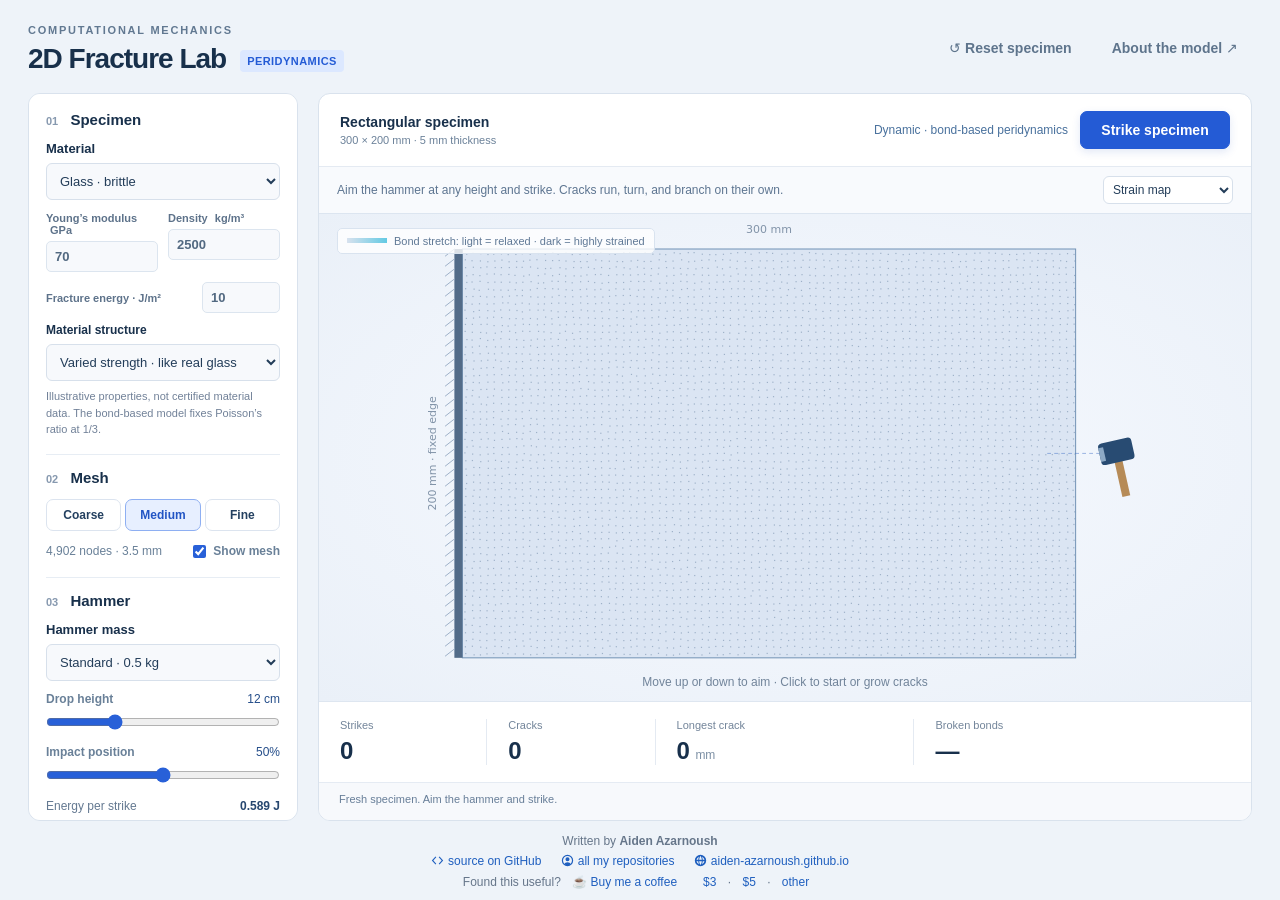
<file: index.html>
<!doctype html>
<html lang="en">
  <head>
    <meta charset="utf-8" />
    <meta name="viewport" content="width=device-width,initial-scale=1" />
    <title>2D Fracture Lab · Aiden Azarnoush</title>
    <meta
      name="description"
      content="An interactive dynamic fracture experiment: strike a clamped plate with a hammer and watch cracks run, turn, and branch; compare meshes and materials."
    />
    <link
      rel="icon"
      href="data:image/svg+xml,%3Csvg xmlns='http://www.w3.org/2000/svg' viewBox='0 0 32 32'%3E%3Crect width='32' height='32' rx='6' fill='%231d4ed8'/%3E%3Cpath d='M24 4L13 14l7 4L8 28' stroke='white' stroke-width='3' fill='none'/%3E%3C/svg%3E"
    />
    <link rel="stylesheet" href="style.css?v=2" />
  </head>
  <body>
    <header>
      <div>
        <span class="eyebrow">COMPUTATIONAL MECHANICS</span>
        <h1>2D Fracture Lab<span class="tag">PERIDYNAMICS</span></h1>
      </div>
      <div class="header-actions">
        <button
          id="settingsButton"
          class="quiet"
          aria-expanded="false"
          aria-controls="settingsPanel"
        >
          Settings</button
        ><button id="reset" class="quiet">↺ Reset specimen</button
        ><button id="methodButton" class="quiet">About the model ↗</button>
      </div>
    </header>
    <main>
      <aside id="settingsPanel">
        <section>
          <h2><span>01</span> Specimen</h2>
          <label for="material">Material</label
          ><select id="material">
            <option value="glass">Glass · brittle</option>
            <option value="ceramic">Ceramic · brittle</option>
            <option value="polymer">Polymer · idealized elastic</option>
            <option value="custom">Custom material</option>
          </select>
          <div class="properties">
            <label
              >Young’s modulus <span>GPa</span
              ><input
                id="young"
                type="number"
                min="0.01"
                max="1000"
                step="0.1"
                value="70"
                disabled /></label
            ><label
              >Density <span>kg/m³</span
              ><input
                id="density"
                type="number"
                min="10"
                max="30000"
                step="10"
                value="2500"
                disabled /></label
            ><label class="wide"
              >Fracture energy · J/m²<input
                id="toughness"
                type="number"
                min="0.1"
                max="100000"
                step="1"
                value="10"
                disabled
            /></label>
          </div>
          <label class="structure-label" for="structure"
            >Material structure</label
          >
          <select id="structure">
            <option value="0.12" selected>
              Varied strength · like real glass
            </option>
            <option value="0.02">Nearly uniform strength</option>
          </select>
          <p class="subtle">
            Illustrative properties, not certified material data. The
            bond-based model fixes Poisson’s ratio at 1/3.
          </p>
        </section>
        <section>
          <h2><span>02</span> Mesh</h2>
          <div class="segments" role="group" aria-label="Mesh density">
            <button data-mesh="coarse">Coarse</button
            ><button data-mesh="medium" class="active" aria-pressed="true">
              Medium</button
            ><button data-mesh="fine">Fine</button>
          </div>
          <div class="row">
            <span id="meshCount">…</span
            ><label class="check"
              ><input id="showMesh" type="checkbox" checked /> Show mesh</label
            >
          </div>
        </section>
        <section>
          <h2><span>03</span> Hammer</h2>
          <label for="hammer">Hammer mass</label
          ><select id="hammer">
            <option value="0.25">Light · 0.25 kg</option>
            <option value="0.5" selected>Standard · 0.5 kg</option>
            <option value="1">Heavy · 1 kg</option>
          </select>
          <div class="row">
            <label for="height">Drop height</label
            ><output id="heightValue">12 cm</output>
          </div>
          <input id="height" type="range" min="1" max="40" value="12" />
          <div class="row">
            <label for="position">Impact position</label
            ><output id="positionValue">50%</output>
          </div>
          <input id="position" type="range" min="8" max="92" value="50" />
          <div class="impact">
            <span>Energy per strike</span><strong id="energy">0.589 J</strong>
          </div>
        </section>
      </aside>
      <div class="workspace">
        <div class="workspace-head">
          <div>
            <strong>Rectangular specimen</strong
            ><span>300 × 200 mm · 5 mm thickness</span>
          </div>
          <div class="toolbar">
            <span class="mode">Dynamic · bond-based peridynamics</span
            ><button id="strike" class="primary">Strike specimen</button>
          </div>
        </div>
        <div class="growth-guide">
          <span id="growthSummary"
            >Aim the hammer at any height and strike. Cracks run, turn, and
            branch on their own.</span
          ><label for="fieldView" class="sr-only">Color map</label
          ><select id="fieldView">
            <option value="stress">Strain map</option>
            <option value="toughness">Strength map</option>
          </select>
        </div>
        <div id="stage">
          <canvas
            id="canvas"
            tabindex="0"
            aria-label="Fracture specimen. Move vertically to aim. Click or press Space to strike; arrow keys adjust impact position."
          ></canvas>
          <div id="stressLegend" hidden></div>
          <div class="canvas-note">
            Move up or down to aim · Click to start or grow cracks
          </div>
          <div id="loading" hidden></div>
        </div>
        <div class="readouts">
          <div><span>Strikes</span><strong id="strikes">0</strong></div>
          <div><span>Cracks</span><strong id="cracks">0</strong></div>
          <div>
            <span>Longest crack</span
            ><strong id="length">0 <small>mm</small></strong>
          </div>
          <div>
            <span>Broken bonds</span
            ><strong id="ratio">—</strong>
          </div>
        </div>
        <div class="status-line">
          <span id="status" role="status" aria-live="polite"
            >Choose a material, aim the hammer, and strike.</span
          ><span id="solveTime"></span>
        </div>
      </div>
    </main>
    <footer>
      Written by <b>Aiden Azarnoush</b><br />
      <a href="https://github.com/aiden-azarnoush/xfem-fracture-lab"
        ><svg viewBox="0 0 16 16" fill="currentColor">
          <path
            d="M5.5 3 1 8l4.5 5 1-1L2.9 8l3.6-4zM10.5 3l-1 1L13.1 8l-3.6 4 1 1L15 8z"
          /></svg
        >source on GitHub</a
      >
      <a href="https://github.com/aiden-azarnoush"
        ><svg viewBox="0 0 16 16" fill="currentColor">
          <path
            d="M8 1a7 7 0 1 0 0 14A7 7 0 0 0 8 1zm0 1.5a5.5 5.5 0 1 1 0 11 5.5 5.5 0 0 1 0-11zM8 4a2.5 2.5 0 1 0 0 5 2.5 2.5 0 0 0 0-5zm0 6c-2 0-3.5 1-3.5 2v.3A5.5 5.5 0 0 0 8 13.5a5.5 5.5 0 0 0 3.5-1.2V12c0-1-1.5-2-3.5-2z"
          /></svg
        >all my repositories</a
      >
      <a href="https://aiden-azarnoush.github.io"
        ><svg viewBox="0 0 16 16" fill="currentColor">
          <path
            d="M8 1a7 7 0 1 0 0 14A7 7 0 0 0 8 1zm4.9 6h-2.1a11 11 0 0 0-.9-3.6A5.5 5.5 0 0 1 12.9 7zM8 2.5c.7.8 1.4 2.3 1.6 4.5H6.4c.2-2.2.9-3.7 1.6-4.5zM3.1 7a5.5 5.5 0 0 1 3-3.6c-.4 1-.7 2.3-.9 3.6H3.1zm0 2h2.1c.2 1.3.5 2.6.9 3.6A5.5 5.5 0 0 1 3.1 9zM8 13.5c-.7-.8-1.4-2.3-1.6-4.5h3.2c-.2 2.2-.9 3.7-1.6 4.5zm1.9-.9c.4-1 .7-2.3.9-3.6h2.1a5.5 5.5 0 0 1-3 3.6z"
          /></svg
        >aiden-azarnoush.github.io</a
      >
      <div>
        Found this useful?
        <a href="https://paypal.me/azarnoush">☕ Buy me a coffee</a> &nbsp;
        <a href="https://paypal.me/azarnoush/3">$3</a> ·
        <a href="https://paypal.me/azarnoush/5">$5</a> ·
        <a href="https://paypal.me/azarnoush">other</a>
      </div>
    </footer>
    <dialog id="method">
      <button
        id="closeMethod"
        class="quiet close"
        aria-label="Close model information"
      >
        ✕</button
      ><span class="eyebrow">MODEL & ASSUMPTIONS</span>
      <h2>A dynamic fracture experiment</h2>
      <p>
        <strong>What you are looking at.</strong> A 300 × 200 mm plate, clamped
        along its left edge, struck by a hammer on its right edge at the height
        you aim at. The hammer head dents the edge inward over a short time,
        with a dent that grows with the impact energy m·g·h, and the cracks
        that follow are computed, not drawn.
      </p>
      <p>
        <strong>What is computed.</strong> The plate is a cloud of nodes, each
        bonded to every neighbour within a horizon of three node spacings
        (bond-based peridynamics). A bond carries a force proportional to its
        stretch and <em>breaks permanently</em> once the stretch exceeds the
        critical value s₀ = √(4πG<sub>c</sub>/(9Eδ)) that follows from the
        fracture energy. Newton’s second law is integrated explicitly in time.
        Broken bonds are the cracks: there is no crack tracking, no growth
        criterion, and no branching rule, so turning, forking, and merging
        happen by themselves.
      </p>
      <p>
        <strong>Why the cracks wander.</strong> Node strengths are scattered
        randomly, as they are in real glass. That scatter decides where a
        running crack turns or forks. Choose “Nearly uniform strength” to see
        how tidy and symmetric the same blow becomes without it, and use the
        Strength map to see the field.
      </p>
      <p>
        <strong>Current limits.</strong> Two-dimensional plane stress with
        Poisson’s ratio fixed at 1/3 by the bond-based formulation; the
        specimen’s free top and bottom edges carry a no-fail zone so reflected
        waves do not chew them up; node positions are jittered so cracks do not
        follow the grid; broken pieces stay in place. It is a teaching model,
        not a validated fracture simulation. The earlier XFEM solver of this
        lab is kept in the repository for reference.
      </p>
      <p>
        <a href="https://doi.org/10.1016/S0022-5096(99)00029-0" target="_blank" rel="noopener">Silling 2000, peridynamics</a>
        ·
        <a href="https://doi.org/10.1007/s10704-010-9442-4" target="_blank" rel="noopener">Ha &amp; Bobaru 2010, dynamic crack branching</a>
      </p>
    </dialog>
    <script src="app.js?v=3"></script>
  </body>
</html>
</file>
<file: style.css>
:root {
  font-family:
    Inter,
    ui-sans-serif,
    -apple-system,
    BlinkMacSystemFont,
    "Segoe UI",
    sans-serif;
  color: #18304b;
  background: #eef3f9;
  font-synthesis: none;
}
* {
  box-sizing: border-box;
}
body {
  margin: 0;
  height: 100dvh;
  display: flex;
  flex-direction: column;
  padding: 20px 28px 8px;
  overflow: hidden;
}
header {
  display: flex;
  justify-content: space-between;
  align-items: center;
  margin-bottom: 18px;
  flex-shrink: 0;
}
.eyebrow {
  font-size: 11px;
  letter-spacing: 0.16em;
  font-weight: 750;
  color: #617891;
}
h1 {
  font-size: 28px;
  letter-spacing: -1px;
  margin: 5px 0 0;
  font-weight: 700;
}
.tag {
  font-size: 11px;
  letter-spacing: 0.04em;
  color: #245bd5;
  background: #dce8ff;
  padding: 5px 7px;
  border-radius: 4px;
  vertical-align: middle;
  margin-left: 14px;
}
button,
select,
input {
  font: inherit;
}
button,
select {
  cursor: pointer;
}
button {
  border: 1px solid #d0dbe8;
  border-radius: 7px;
  padding: 10px 13px;
  background: white;
  color: #244060;
  font-size: 14px;
  font-weight: 600;
}
button:hover {
  background: #e9f0fc;
}
button:disabled {
  cursor: wait;
  opacity: 0.55;
}
button:focus-visible,
select:focus-visible,
input:focus-visible,
canvas:focus-visible {
  outline: 3px solid #75a8ff;
  outline-offset: 3px;
}
main {
  display: grid;
  grid-template-columns: 270px minmax(0, 1fr);
  gap: 20px;
  flex: 1;
  min-height: 0;
}
aside {
  background: #fff;
  border: 1px solid #d9e2ed;
  border-radius: 12px;
  padding: 17px;
  overflow: auto;
  scrollbar-width: thin;
}
section + section {
  border-top: 1px solid #e7edf4;
  margin-top: 16px;
  padding-top: 14px;
}
h2 {
  font-size: 15px;
  margin: 0 0 13px;
}
h2 span {
  font-size: 11px;
  color: #8799af;
  margin-right: 8px;
}
label {
  font-size: 13px;
  display: block;
  font-weight: 550;
}
select {
  width: 100%;
  margin-top: 7px;
  padding: 9px;
  background: #f7f9fc;
  border: 1px solid #d7e0eb;
  color: #233d59;
  border-radius: 6px;
  font-size: 13px;
}
.properties {
  display: grid;
  grid-template-columns: 1fr 1fr;
  gap: 10px;
  margin-top: 12px;
}
.properties label {
  font-size: 11px;
  color: #5d728a;
}
.properties label span {
  float: right;
}
.properties input {
  width: 100%;
  margin-top: 5px;
  border: 1px solid #dce5ef;
  border-radius: 5px;
  padding: 7px 8px;
  font-size: 13px;
  color: #274766;
  background: #f7f9fc;
}
.properties input:disabled {
  opacity: 1;
  color: #526981;
}
.wide {
  grid-column: 1/-1;
}
.subtle {
  font-size: 10px;
  line-height: 1.5;
  color: #718198;
  margin: 7px 0 0;
}
.segments {
  display: flex;
  gap: 4px;
}
.segments button {
  flex: 1;
  font-size: 12px;
  padding: 8px 3px;
  border-color: #dce4ef;
}
.segments .active {
  background: #e7efff;
  border-color: #8eaff2;
  color: #2154c4;
}
.row {
  display: flex;
  align-items: center;
  justify-content: space-between;
  gap: 6px;
  margin-top: 11px;
  font-size: 11px;
  color: #698098;
}
.row label {
  font-size: 12px;
}
.check {
  display: flex;
  align-items: center;
  gap: 4px;
}
input[type="range"] {
  width: 100%;
  accent-color: #2860d8;
  margin: 8px 0 1px;
}
input[type="checkbox"] {
  accent-color: #2860d8;
}
output {
  color: #254e8a;
  font-size: 12px;
}
.impact {
  display: flex;
  justify-content: space-between;
  font-size: 12px;
  margin: 12px 0;
  color: #647991;
}
.impact strong {
  color: #27476f;
}
.primary {
  width: 100%;
  background: #245bd5;
  color: white;
  border-color: #245bd5;
  box-shadow: 0 3px 9px #2355bd22;
}
.primary:hover {
  background: #164bbd;
}
.quiet {
  background: transparent;
  border-color: transparent;
  color: #5e748c;
}
.full {
  width: 100%;
  padding: 8px;
  font-size: 12px;
}
.workspace {
  background: #fff;
  border: 1px solid #d9e2ed;
  border-radius: 12px;
  display: flex;
  flex-direction: column;
  min-height: 0;
  overflow: hidden;
}
.workspace-head {
  display: flex;
  justify-content: space-between;
  align-items: center;
  gap: 15px;
  padding: 17px 21px;
  border-bottom: 1px solid #e4eaf2;
}
.workspace-head strong {
  font-size: 14px;
  display: block;
}
.workspace-head span {
  font-size: 11px;
  color: #6b8199;
  display: block;
  margin-top: 4px;
}
.workspace-head .mode {
  margin: 0;
  color: #49719d;
  white-space: nowrap;
}
#stage {
  position: relative;
  flex: 1;
  min-height: 100px;
  background: radial-gradient(ellipse at 50% 50%, #f7faff, #eaf0f8);
}
canvas {
  display: block;
  width: 100%;
  height: 100%;
  touch-action: none;
}
.canvas-note {
  position: absolute;
  bottom: 16px;
  left: 0;
  right: 0;
  text-align: center;
  font-size: 12px;
  color: #71849a;
  pointer-events: none;
}
#loading {
  position: absolute;
  left: 50%;
  top: 12px;
  transform: translateX(-50%);
  background: #fffef0;
  border: 1px solid #eadc9c;
  color: #7e6422;
  border-radius: 7px;
  padding: 9px 14px;
  font-size: 12px;
  max-width: 90%;
  text-align: center;
}
.readouts {
  display: grid;
  grid-template-columns: 0.65fr 0.65fr 1fr 1.3fr;
  border-top: 1px solid #dee6f0;
  padding: 17px 0;
  background: #fff;
}
.readouts > div {
  padding: 0 21px;
  border-right: 1px solid #e4eaf2;
}
.readouts > div:last-child {
  border: 0;
}
.readouts span {
  display: block;
  font-size: 11px;
  color: #73859a;
  margin-bottom: 6px;
}
.readouts strong {
  font-size: 24px;
  letter-spacing: -0.6px;
  font-weight: 600;
}
.readouts small {
  font-size: 12px;
  letter-spacing: 0;
  font-weight: 400;
  color: #7c8fa4;
}
.status-line {
  padding: 10px 20px;
  background: #f7f9fc;
  border-top: 1px solid #e5ebf3;
  display: flex;
  justify-content: space-between;
  gap: 12px;
  font-size: 11px;
  min-height: 38px;
  color: #677e98;
}
#solveTime {
  white-space: nowrap;
}
footer {
  text-align: center;
  flex-shrink: 0;
  color: #66768a;
  font-size: 11px;
  line-height: 1.7;
  margin-top: 10px;
}
footer a {
  color: #1f5fbf;
  text-decoration: none;
  margin: 0 8px;
  white-space: nowrap;
}
footer a:hover {
  text-decoration: underline;
}
footer svg {
  width: 13px;
  height: 13px;
  vertical-align: -2px;
  margin-right: 4px;
}
dialog {
  border: 1px solid #cfdbec;
  border-radius: 12px;
  max-width: 650px;
  width: 90%;
  padding: 30px;
  color: #26425e;
  box-shadow: 0 20px 100px #102e4d33;
}
dialog::backdrop {
  background: #0b234966;
  backdrop-filter: blur(3px);
}
dialog h2 {
  font-size: 24px;
  margin-top: 10px;
}
dialog p {
  font-size: 14px;
  line-height: 1.7;
}
dialog a {
  color: #235dd1;
}
.close {
  float: right;
  margin-top: -16px;
  margin-right: -18px;
}
@media (max-height: 780px) and (min-width: 760px) {
  body {
    padding-top: 12px;
  }
  header {
    margin-bottom: 10px;
  }
  aside {
    padding: 12px;
  }
  section + section {
    margin-top: 10px;
    padding-top: 10px;
  }
  h2 {
    margin-bottom: 8px;
  }
  .properties {
    margin-top: 8px;
    gap: 6px;
  }
  .properties input {
    padding: 5px;
  }
  .row {
    margin-top: 8px;
  }
  .impact {
    margin: 8px 0;
  }
  footer {
    margin-top: 6px;
  }
  .readouts {
    padding: 12px 0;
  }
}
@media (max-width: 760px) {
  body {
    padding: 10px 10px 5px;
  }
  header {
    margin-bottom: 10px;
  }
  h1 {
    font-size: 21px;
  }
  header .quiet {
    font-size: 11px;
    padding: 6px;
  }
  main {
    grid-template-columns: 190px minmax(0, 1fr);
    gap: 8px;
  }
  aside {
    padding: 10px;
  }
  .workspace-head {
    padding: 12px;
    display: block;
  }
  .workspace-head .mode {
    margin-top: 8px;
    font-size: 10px;
  }
  .workspace-head strong {
    font-size: 12px;
  }
  .readouts {
    grid-template-columns: 1fr 1fr;
    gap: 12px;
    padding: 12px 0;
  }
  .readouts > div {
    padding: 0 10px;
  }
  .readouts strong {
    font-size: 19px;
  }
  .readouts span {
    font-size: 10px;
  }
  .canvas-note {
    font-size: 10px;
    padding: 0 8px;
  }
  .status-line {
    padding: 8px;
    font-size: 10px;
    display: block;
  }
  footer {
    font-size: 9px;
  }
  footer a {
    margin: 0 3px;
  }
  .eyebrow {
    font-size: 9px;
  }
  .tag {
    font-size: 9px;
    margin-left: 7px;
  }
  .properties {
    grid-template-columns: 1fr;
  }
  .wide {
    grid-column: auto;
  }
  .subtle {
    font-size: 10px;
  }
  section + section {
    margin-top: 12px;
    padding-top: 12px;
  }
}
@media (max-width: 460px) {
  main {
    grid-template-columns: 150px minmax(0, 1fr);
  }
  aside {
    padding: 8px;
  }
  .segments {
    gap: 2px;
  }
  .segments button {
    font-size: 10px;
  }
  select {
    font-size: 11px;
  }
  .row {
    flex-wrap: wrap;
  }
  h2 {
    font-size: 13px;
  }
  .workspace-head .mode {
    white-space: normal;
  }
  .workspace-head span {
    font-size: 10px;
  }
  .readouts > div {
    padding: 0 7px;
  }
  .tag {
    display: none;
  }
  footer div {
    font-size: 9px;
  }
}

/* Keep primary actions visible independently of the settings panel. */
.header-actions,
.toolbar {
  display: flex;
  align-items: center;
  gap: 12px;
}
.toolbar .primary {
  width: 150px;
  white-space: nowrap;
}
.properties .wide {
  display: flex;
  align-items: center;
  justify-content: space-between;
  gap: 10px;
}
.properties .wide input {
  width: 78px;
  margin: 0;
}
.properties label span {
  float: none;
  margin-left: 4px;
}
.subtle {
  font-size: 11px;
}
.row {
  font-size: 12px;
}
.workspace-head .mode {
  font-size: 12px;
}
#solveTime {
  font-size: 11px;
}
footer {
  font-size: 12px;
}
.canvas-note {
  bottom: 12px;
}
@media (max-height: 780px) and (min-width: 760px) {
  section + section {
    margin-top: 9px;
    padding-top: 9px;
  }
  .properties {
    margin-top: 8px;
  }
  .properties .wide {
    margin-top: 3px;
  }
  h2 {
    margin-bottom: 7px;
  }
  select {
    padding: 7px;
  }
  .impact {
    margin-bottom: 0;
  }
  .subtle {
    line-height: 1.35;
    font-size: 10px;
  }
  .row {
    margin-top: 7px;
  }
  input[type="range"] {
    margin-top: 6px;
  }
  footer {
    font-size: 11px;
  }
}
@media (max-width: 900px) {
  .toolbar {
    flex-direction: column;
    align-items: flex-end;
    gap: 6px;
  }
  .toolbar .mode {
    font-size: 10px;
  }
  .header-actions {
    gap: 4px;
  }
  .header-actions button {
    font-size: 11px;
    padding: 7px;
  }
}
@media (max-width: 760px) {
  .toolbar {
    align-items: flex-start;
    margin-top: 8px;
  }
  .toolbar .primary {
    width: 100%;
    font-size: 12px;
    padding: 7px;
  }
  .properties .wide {
    display: block;
  }
  .properties .wide input {
    width: 100%;
    margin-top: 5px;
  }
  .header-actions {
    flex-direction: column;
    align-items: flex-end;
    gap: 0;
  }
  footer {
    font-size: 9px;
  }
}

#stressLegend {
  position: absolute;
  left: 18px;
  top: 14px;
  font-size: 11px;
  color: #607996;
  padding: 6px 9px;
  background: #ffffffcc;
  border: 1px solid #d9e3ef;
  border-radius: 5px;
  pointer-events: none;
}
#stressLegend::before {
  content: "";
  display: inline-block;
  width: 40px;
  height: 5px;
  margin-right: 7px;
  vertical-align: 2px;
  background: linear-gradient(to right, hsl(214 40% 89%), hsl(192 70% 64%));
}
@media (max-width: 760px) {
  #stressLegend {
    font-size: 9px;
    left: 6px;
    top: 6px;
    padding: 4px;
  }
  #stressLegend::before {
    width: 20px;
  }
  .toolbar {
    width: 100%;
  }
}

#settingsButton {
  display: none;
}
@media (max-width: 760px) {
  #settingsButton {
    display: block;
  }
  main {
    display: block;
    position: relative;
  }
  .workspace {
    height: 100%;
  }
  aside {
    display: none;
    position: absolute;
    z-index: 5;
    left: 0;
    top: 0;
    bottom: 0;
    width: min(320px, 90%);
    box-shadow: 10px 0 30px #1e385b33;
    padding: 16px;
  }
  .settings-open aside {
    display: block;
  }
  .workspace-head {
    display: flex;
    align-items: center;
  }
  .toolbar {
    width: auto;
    align-items: flex-end;
    margin: 0;
  }
  .toolbar .primary {
    width: 140px;
  }
  .header-actions {
    flex-direction: row;
    gap: 2px;
  }
  header .quiet {
    font-size: 10px;
    padding: 5px;
  }
  header .eyebrow {
    font-size: 8px;
    letter-spacing: 0.1em;
  }
  h1 {
    font-size: 19px;
  }
  .properties {
    grid-template-columns: 1fr 1fr;
  }
  .properties .wide {
    display: flex;
  }
  .properties .wide input {
    width: 78px;
    margin: 0;
  }
  .readouts {
    grid-template-columns: 1fr 1fr;
    gap: 14px;
  }
  .readouts span {
    font-size: 11px;
  }
  .readouts strong {
    font-size: 22px;
  }
  .workspace-head .mode {
    font-size: 9px;
    white-space: normal;
  }
  .canvas-note {
    font-size: 11px;
  }
  .subtle {
    font-size: 11px;
  }
  footer {
    font-size: 10px;
  }
  footer div {
    font-size: 10px;
  }
}
@media (max-width: 460px) {
  .header-actions {
    gap: 0;
  }
  header .quiet {
    font-size: 9px;
    padding: 4px;
  }
  header .eyebrow {
    display: none;
  }
  h1 {
    font-size: 18px;
  }
  .workspace-head {
    padding: 12px 10px;
  }
  .workspace-head strong {
    font-size: 12px;
  }
  .toolbar .primary {
    width: 125px;
  }
  .workspace-head span {
    font-size: 10px;
  }
}
@media (max-width: 760px) {
  #solveTime {
    display: block;
    margin-top: 3px;
  }
}

.structure-label {
  margin-top: 10px;
  font-size: 12px;
}
.growth-guide {
  display: flex;
  justify-content: space-between;
  align-items: center;
  gap: 14px;
  padding: 9px 18px;
  border-bottom: 1px solid #dce5f0;
  background: #f8fafd;
  font-size: 12px;
  color: #5d7591;
  min-height: 46px;
}
.growth-guide select {
  width: 130px;
  flex-shrink: 0;
  margin: 0;
  padding: 5px;
  font-size: 12px;
  background: white;
}
.sr-only {
  position: absolute;
  width: 1px;
  height: 1px;
  overflow: hidden;
  clip: rect(0, 0, 0, 0);
}
@media (max-width: 760px) {
  .growth-guide {
    font-size: 10px;
    padding: 8px;
    gap: 8px;
  }
  .growth-guide select {
    width: 106px;
    font-size: 11px;
  }
}
</file>
